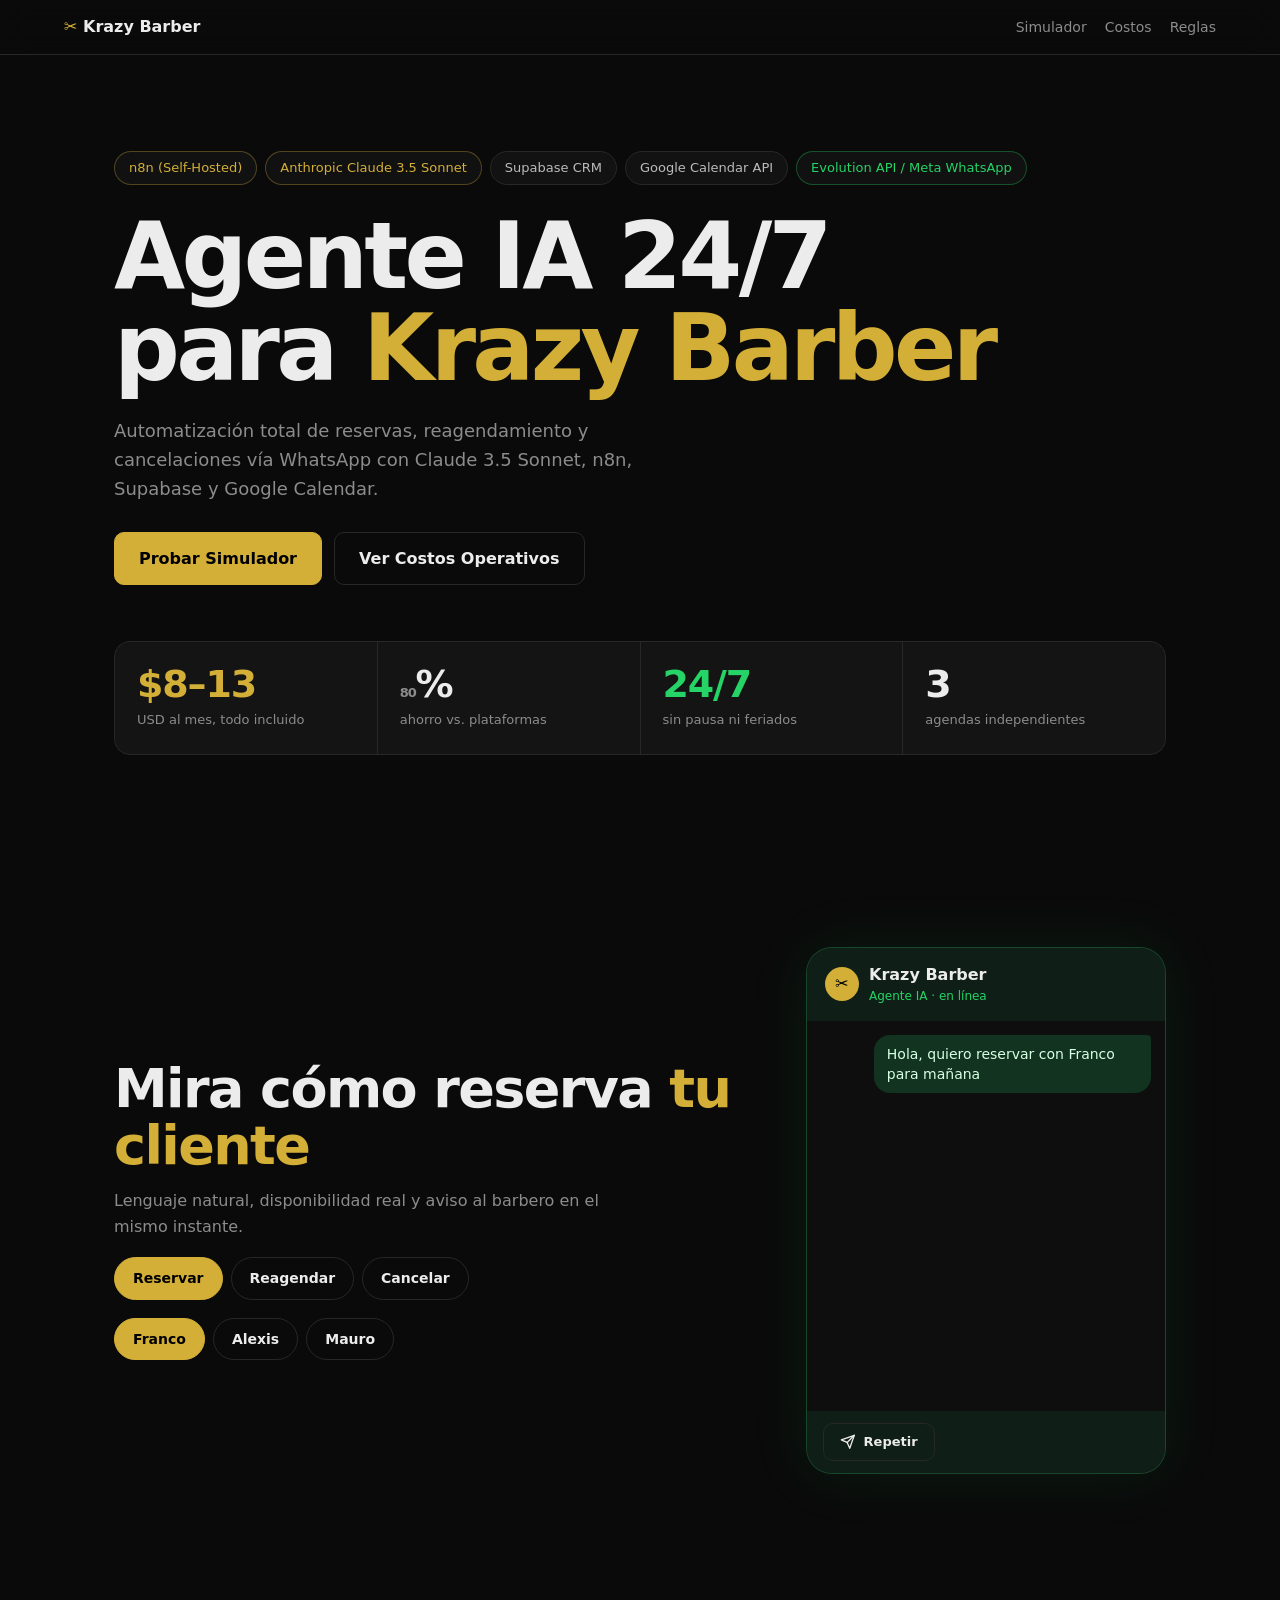
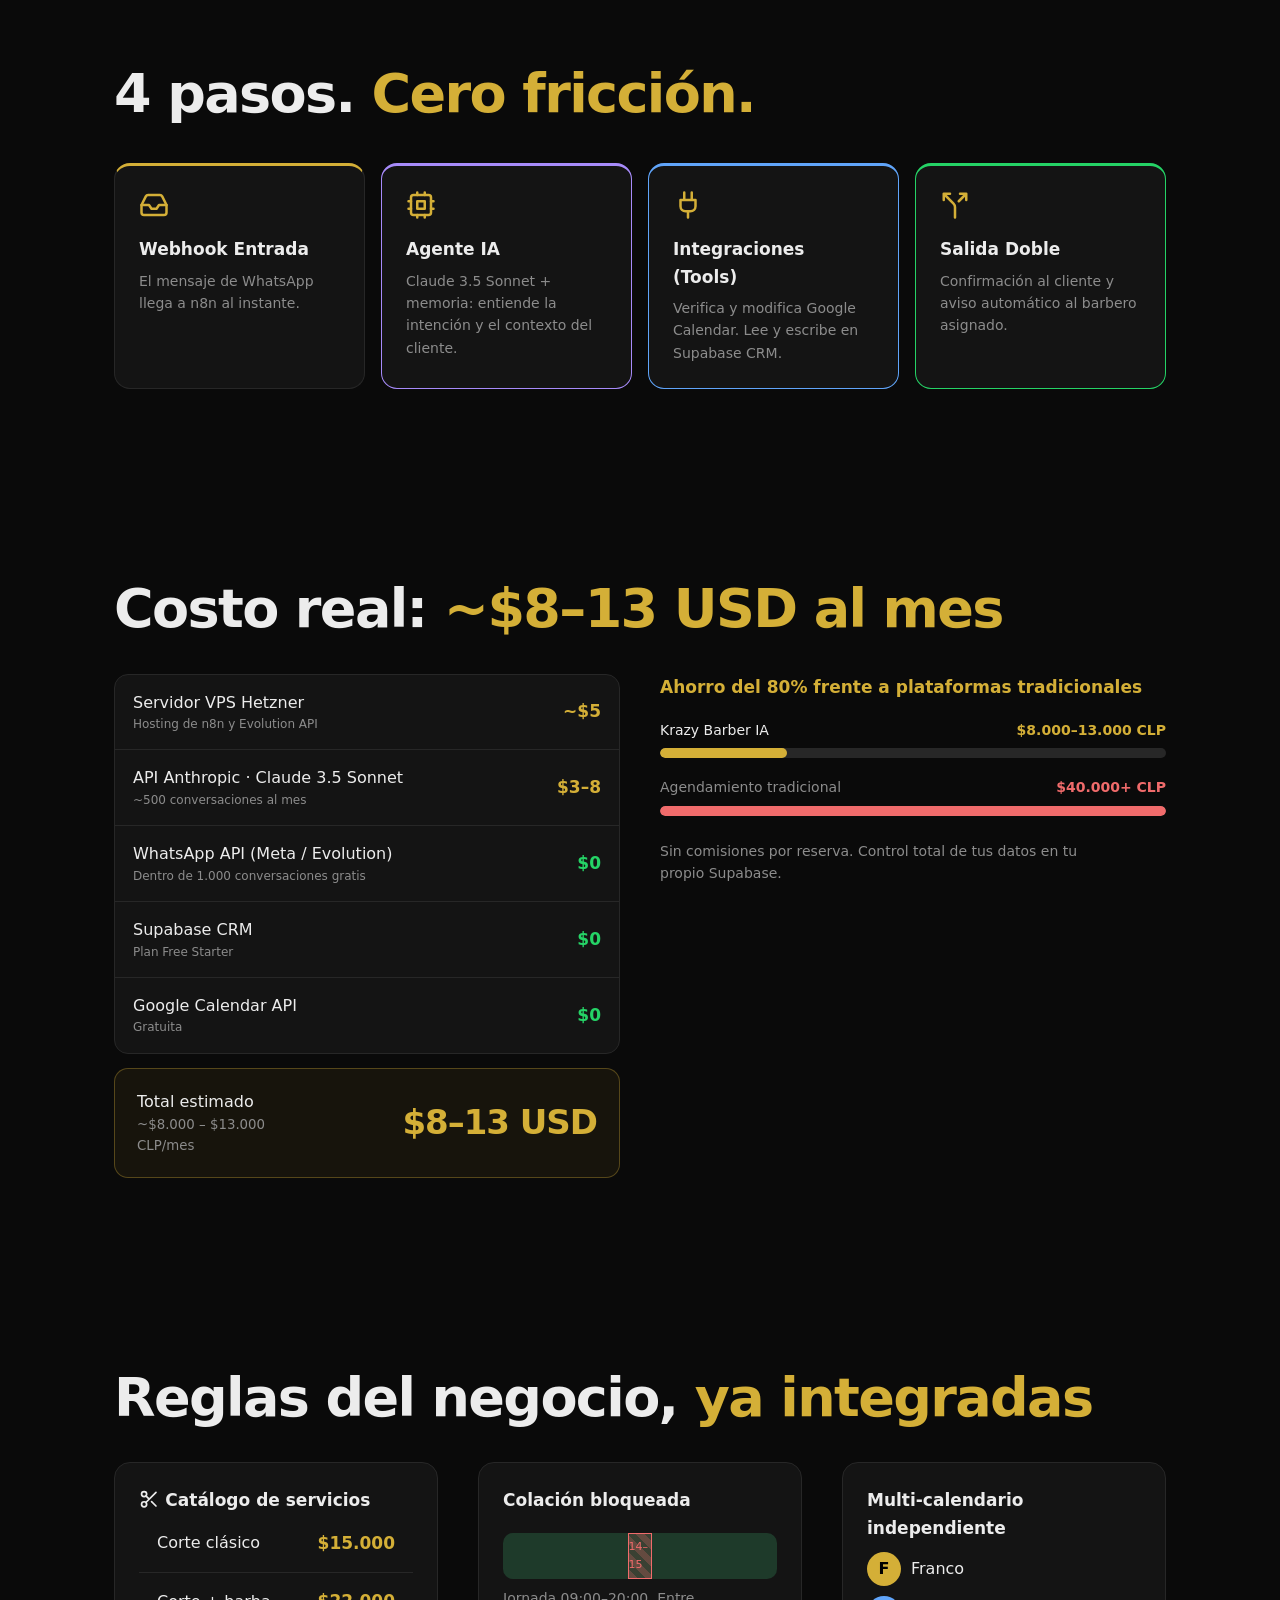
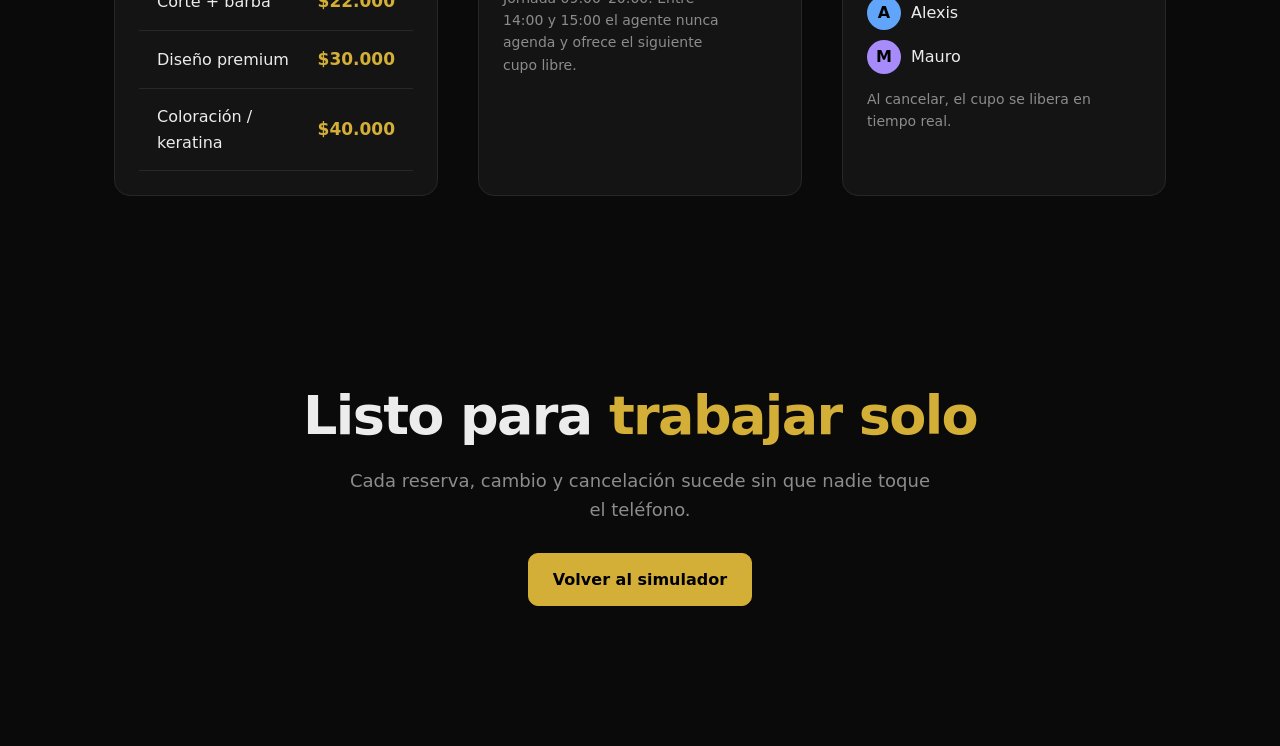
<file: index.html>
<!DOCTYPE html>
<html lang="es"><head><meta charset="UTF-8"><meta name="viewport" content="width=device-width,initial-scale=1">
<title>Krazy Barber · Agente IA 24/7</title><link rel="stylesheet" href="styles.css"></head><body>
<svg width="0" height="0" style="position:absolute"><defs>
<symbol id="i-in" viewBox="0 0 24 24"><polyline points="22 12 16 12 14 15 10 15 8 12 2 12"/><path d="M5.45 5.11 2 12v6a2 2 0 0 0 2 2h16a2 2 0 0 0 2-2v-6l-3.45-6.89A2 2 0 0 0 16.76 4H7.24a2 2 0 0 0-1.79 1.11z"/></symbol>
<symbol id="i-cpu" viewBox="0 0 24 24"><rect width="16" height="16" x="4" y="4" rx="2"/><rect width="6" height="6" x="9" y="9"/><path d="M9 2v2M15 2v2M9 20v2M15 20v2M2 9h2M2 15h2M20 9h2M20 15h2"/></symbol>
<symbol id="i-plug" viewBox="0 0 24 24"><path d="M12 22v-5M9 8V2M15 8V2M18 8v5a4 4 0 0 1-4 4h-4a4 4 0 0 1-4-4V8Z"/></symbol>
<symbol id="i-split" viewBox="0 0 24 24"><path d="M16 3h5v5M8 3H3v5M12 22v-8.3a4 4 0 0 0-1.17-2.87L3 3M15 9l6-6"/></symbol>
<symbol id="i-send" viewBox="0 0 24 24"><path d="m22 2-7 20-4-9-9-4Z"/><path d="M22 2 11 13"/></symbol>
<symbol id="i-cut" viewBox="0 0 24 24"><circle cx="6" cy="6" r="3"/><circle cx="6" cy="18" r="3"/><path d="M8.1 8.1 12 12M20 4 8.1 15.9M14.8 14.8 20 20"/></symbol>
</defs></svg>
<div id="bar"></div>
<nav><b><span>✂</span> Krazy Barber</b><div><a href="#sim">Simulador</a><a href="#costos">Costos</a><a href="#reglas">Reglas</a></div></nav>

<section class="hero">
 <div class="tags rv"><span class="tag g">n8n (Self-Hosted)</span><span class="tag g">Anthropic Claude 3.5 Sonnet</span><span class="tag">Supabase CRM</span><span class="tag">Google Calendar API</span><span class="tag w">Evolution API / Meta WhatsApp</span></div>
 <h1 class="rv" style="--d:.1s">Agente IA 24/7 para <span class="g">Krazy Barber</span></h1>
 <p class="lead rv" style="--d:.2s">Automatización total de reservas, reagendamiento y cancelaciones vía WhatsApp con Claude 3.5 Sonnet, n8n, Supabase y Google Calendar.</p>
 <div class="cta rv" style="--d:.3s"><a class="btn gold" href="#sim">Probar Simulador</a><a class="btn" href="#costos">Ver Costos Operativos</a></div>
 <div class="stats rv" style="--d:.4s"><div><b class="g">$8–13</b><span>USD al mes, todo incluido</span></div><div><b><span data-n="80">80</span>%</b><span>ahorro vs. plataformas</span></div><div><b class="w">24/7</b><span>sin pausa ni feriados</span></div><div><b data-n="3">3</b><span>agendas independientes</span></div></div>
</section>

<section id="sim" class="sim">
 <div><h2>Mira cómo reserva <span class="g">tu cliente</span></h2><p class="m">Lenguaje natural, disponibilidad real y aviso al barbero en el mismo instante.</p>
  <div class="tabs"><button class="tab on" data-flow="book">Reservar</button><button class="tab" data-flow="re">Reagendar</button><button class="tab" data-flow="ca">Cancelar</button></div>
  <div class="tabs"><button class="tab on" data-barber="Franco">Franco</button><button class="tab" data-barber="Alexis">Alexis</button><button class="tab" data-barber="Mauro">Mauro</button></div></div>
 <div class="ph"><header><span class="av">✂</span><div>Krazy Barber<small>Agente IA · en línea</small></div></header>
  <div id="notif"><small>WhatsApp personal del barbero</small><span></span></div>
  <div id="chat"></div><footer><button class="btn" id="replay" style="padding:8px 16px"><svg class="i"><use href="#i-send"/></svg> Repetir</button></footer></div>
</section>

<section><h2 class="rv">4 pasos. <span class="g">Cero fricción.</span></h2>
 <div class="steps">
  <div class="card step rv"><svg class="i"><use href="#i-in"/></svg><h3>Webhook Entrada</h3><p>El mensaje de WhatsApp llega a n8n al instante.</p></div>
  <div class="card step rv" style="--d:.1s"><svg class="i"><use href="#i-cpu"/></svg><h3>Agente IA</h3><p>Claude 3.5 Sonnet + memoria: entiende la intención y el contexto del cliente.</p></div>
  <div class="card step rv" style="--d:.2s"><svg class="i"><use href="#i-plug"/></svg><h3>Integraciones (Tools)</h3><p>Verifica y modifica Google Calendar. Lee y escribe en Supabase CRM.</p></div>
  <div class="card step rv" style="--d:.3s"><svg class="i"><use href="#i-split"/></svg><h3>Salida Doble</h3><p>Confirmación al cliente y aviso automático al barbero asignado.</p></div>
 </div></section>

<section id="costos"><h2 class="rv">Costo real: <span class="g">~$8–13 USD al mes</span></h2>
 <div class="two">
  <div class="rv"><div class="list">
   <div class="row"><div>Servidor VPS Hetzner<small>Hosting de n8n y Evolution API</small></div><b class="g">~$5</b></div>
   <div class="row"><div>API Anthropic · Claude 3.5 Sonnet<small>~500 conversaciones al mes</small></div><b class="g">$3–8</b></div>
   <div class="row"><div>WhatsApp API (Meta / Evolution)<small>Dentro de 1.000 conversaciones gratis</small></div><b class="w">$0</b></div>
   <div class="row"><div>Supabase CRM<small>Plan Free Starter</small></div><b class="w">$0</b></div>
   <div class="row"><div>Google Calendar API<small>Gratuita</small></div><b class="w">$0</b></div></div>
   <div class="total"><div>Total estimado<small class="m" style="display:block">~$8.000 – $13.000 CLP/mes</small></div><b>$8–13 USD</b></div></div>
  <div class="rv bars" style="--d:.15s"><h3 class="g">Ahorro del 80% frente a plataformas tradicionales</h3>
   <p><span>Krazy Barber IA</span><b class="g">$8.000–13.000 CLP</b></p><div class="bar"><i style="--w:25%;background:var(--g)"></i></div>
   <p><span class="m">Agendamiento tradicional</span><b style="color:var(--r)">$40.000+ CLP</b></p><div class="bar"><i style="--w:100%;background:var(--r)"></i></div>
   <p class="m" style="display:block;margin-top:24px">Sin comisiones por reserva. Control total de tus datos en tu propio Supabase.</p></div>
 </div></section>

<section id="reglas"><h2 class="rv">Reglas del negocio, <span class="g">ya integradas</span></h2>
 <div class="two" style="grid-template-columns:repeat(auto-fit,minmax(280px,1fr))">
  <div class="card rv"><h3><svg class="i"><use href="#i-cut"/></svg> Catálogo de servicios</h3>
   <div class="row"><span>Corte clásico</span><b class="g">$15.000</b></div><div class="row"><span>Corte + barba</span><b class="g">$22.000</b></div><div class="row"><span>Diseño premium</span><b class="g">$30.000</b></div><div class="row"><span>Coloración / keratina</span><b class="g">$40.000</b></div></div>
  <div class="card rv" style="--d:.1s"><h3>Colación bloqueada</h3><div class="day"><i>14–15</i></div><p class="m" style="font-size:14px">Jornada 09:00–20:00. Entre 14:00 y 15:00 el agente nunca agenda y ofrece el siguiente cupo libre.</p></div>
  <div class="card rv" style="--d:.2s"><h3>Multi-calendario independiente</h3>
   <div class="cal"><span class="av">F</span>Franco</div><div class="cal"><span class="av" style="background:#60a5fa">A</span>Alexis</div><div class="cal"><span class="av" style="background:#a78bfa">M</span>Mauro</div>
   <p class="m" style="font-size:14px;margin-top:14px">Al cancelar, el cupo se libera en tiempo real.</p></div>
 </div></section>

<section class="fin"><h2 class="rv">Listo para <span class="g">trabajar solo</span></h2><p class="lead rv" style="margin-inline:auto">Cada reserva, cambio y cancelación sucede sin que nadie toque el teléfono.</p><div class="cta rv"><a class="btn gold" href="#sim">Volver al simulador</a></div></section>
<script src="app.js"></script></body></html>
</file>
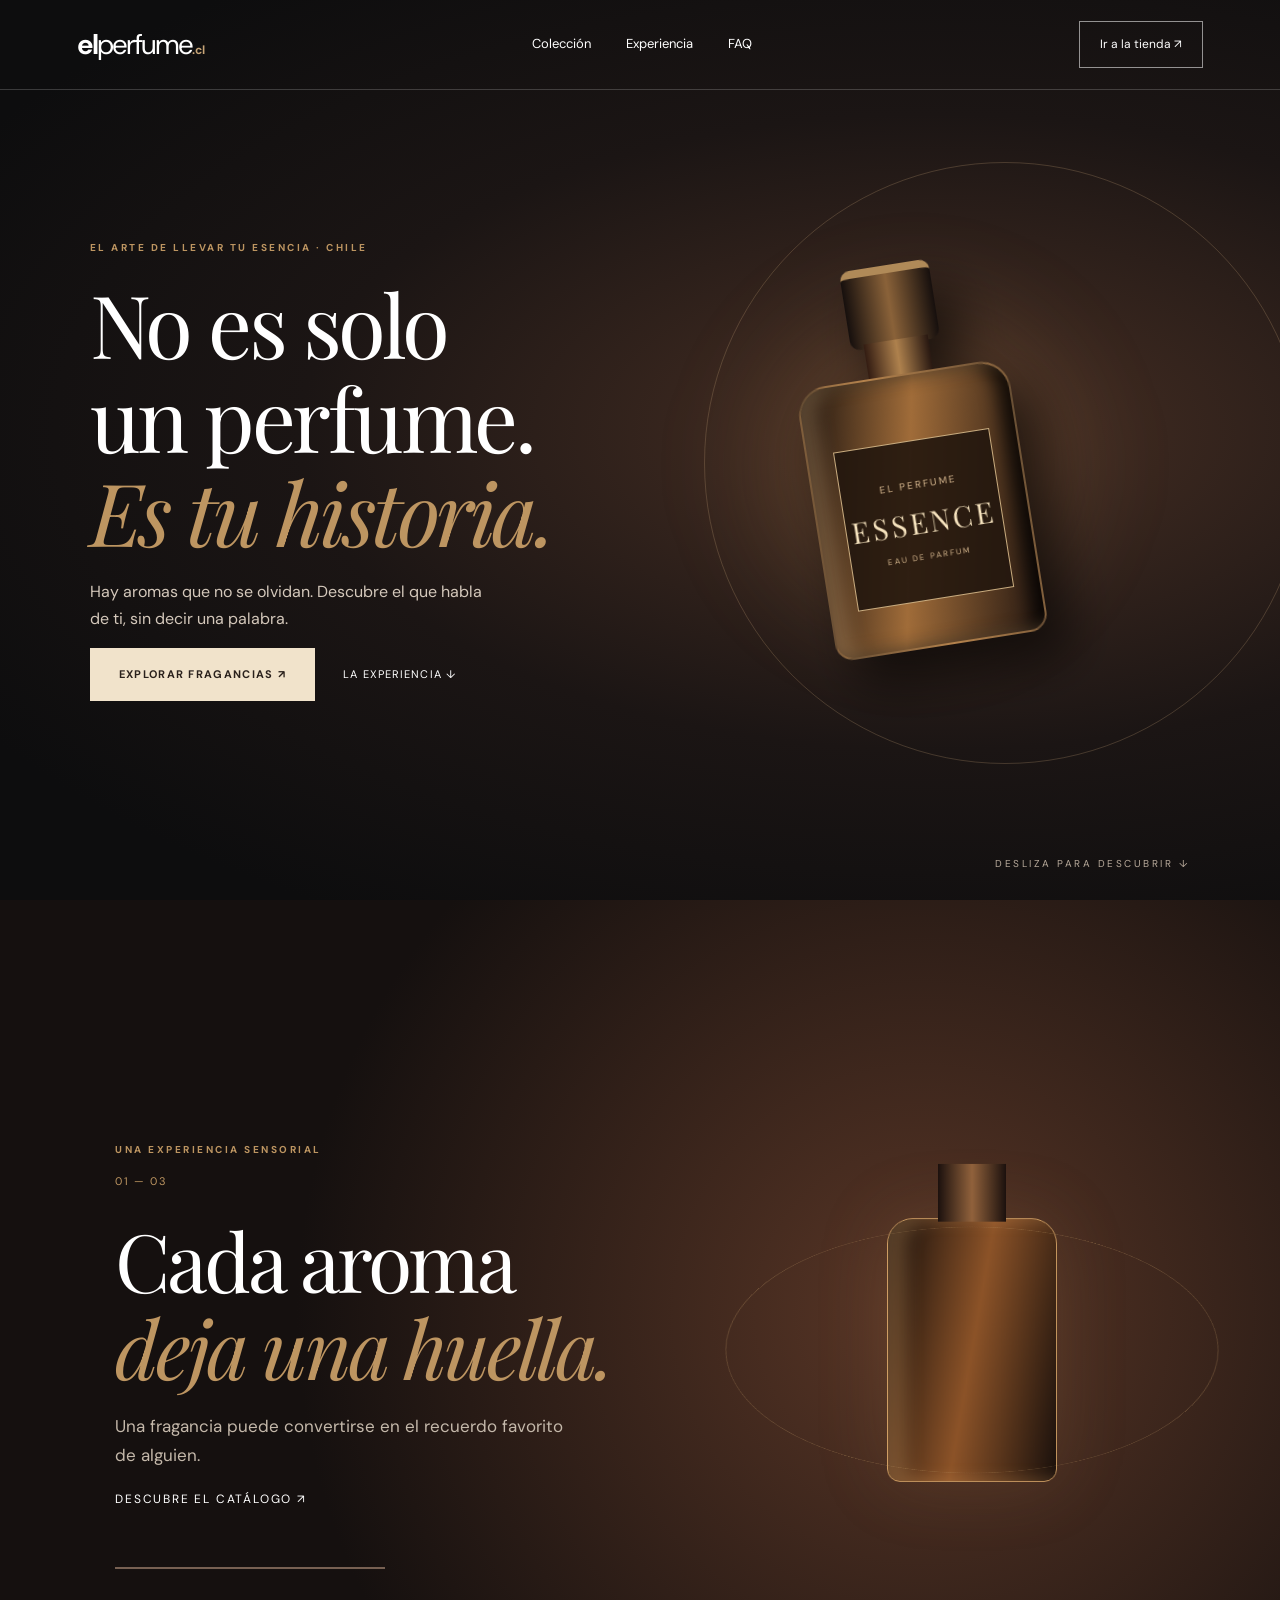
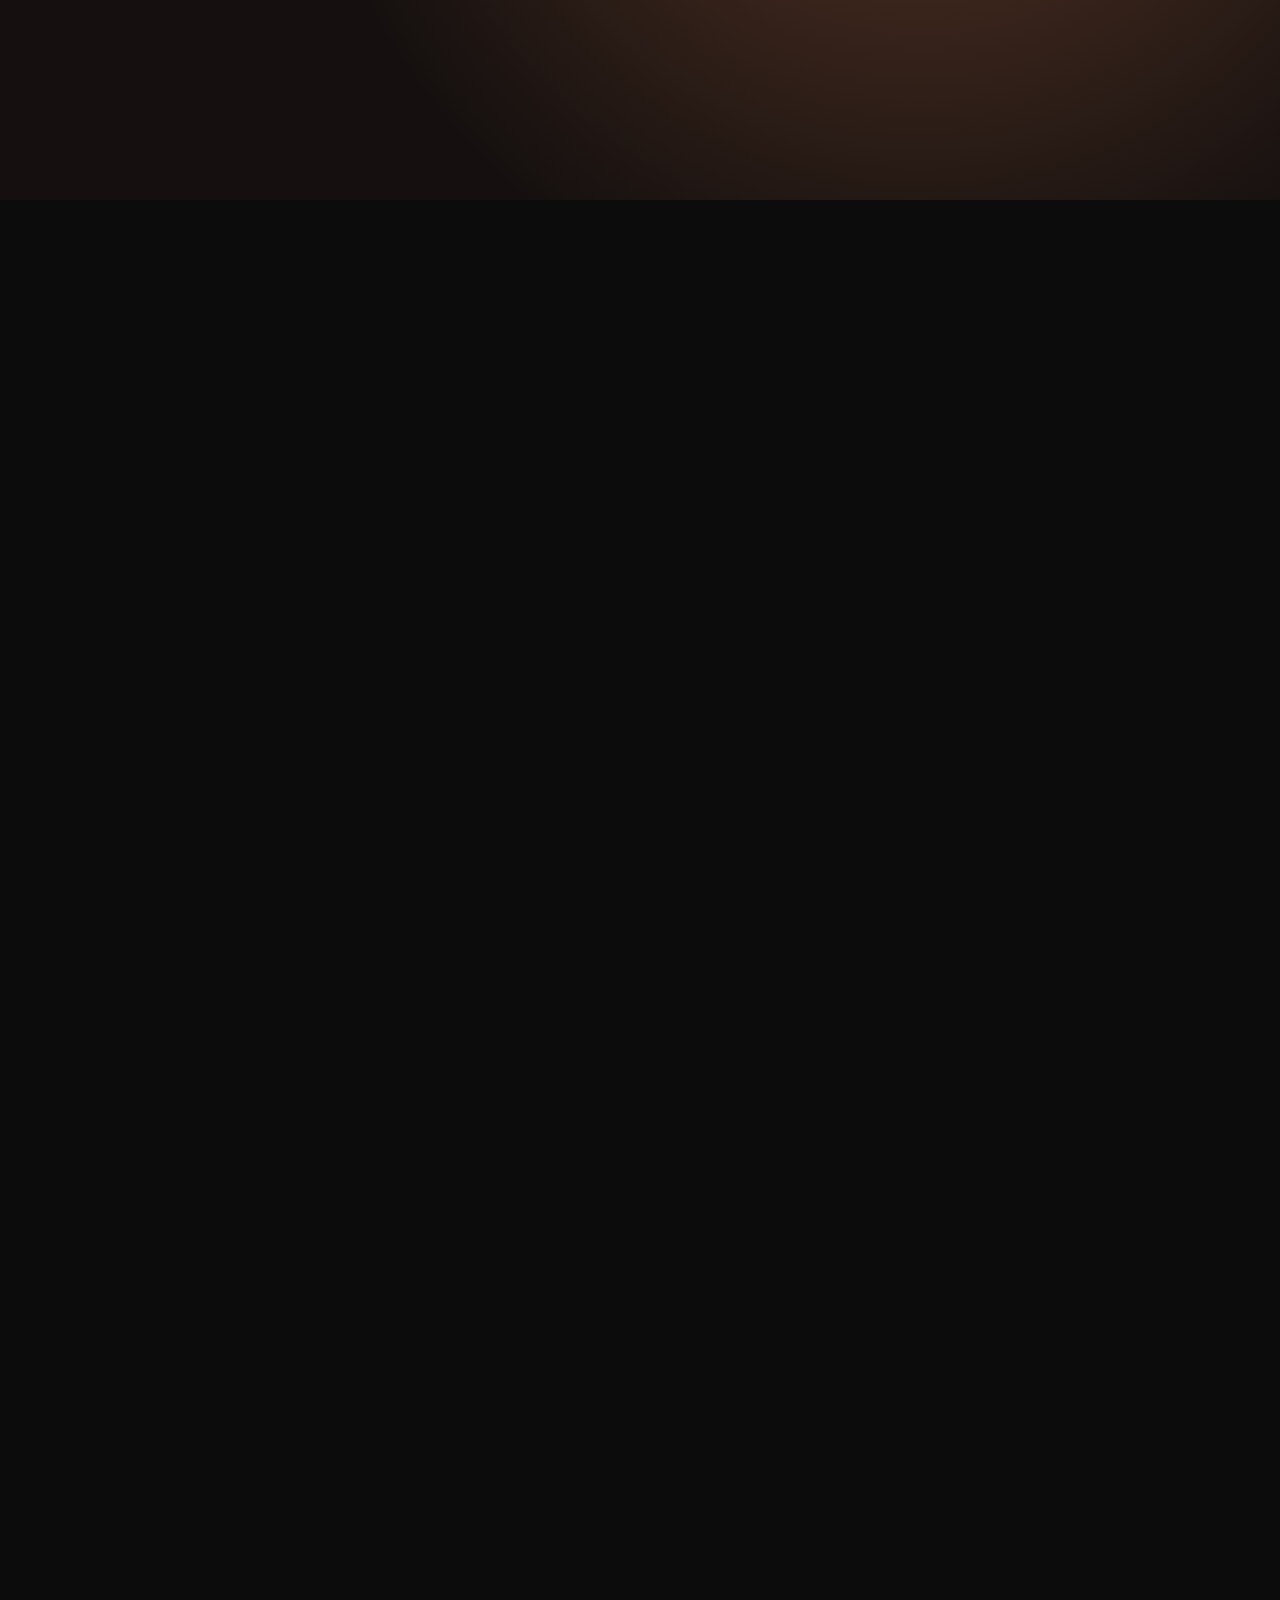
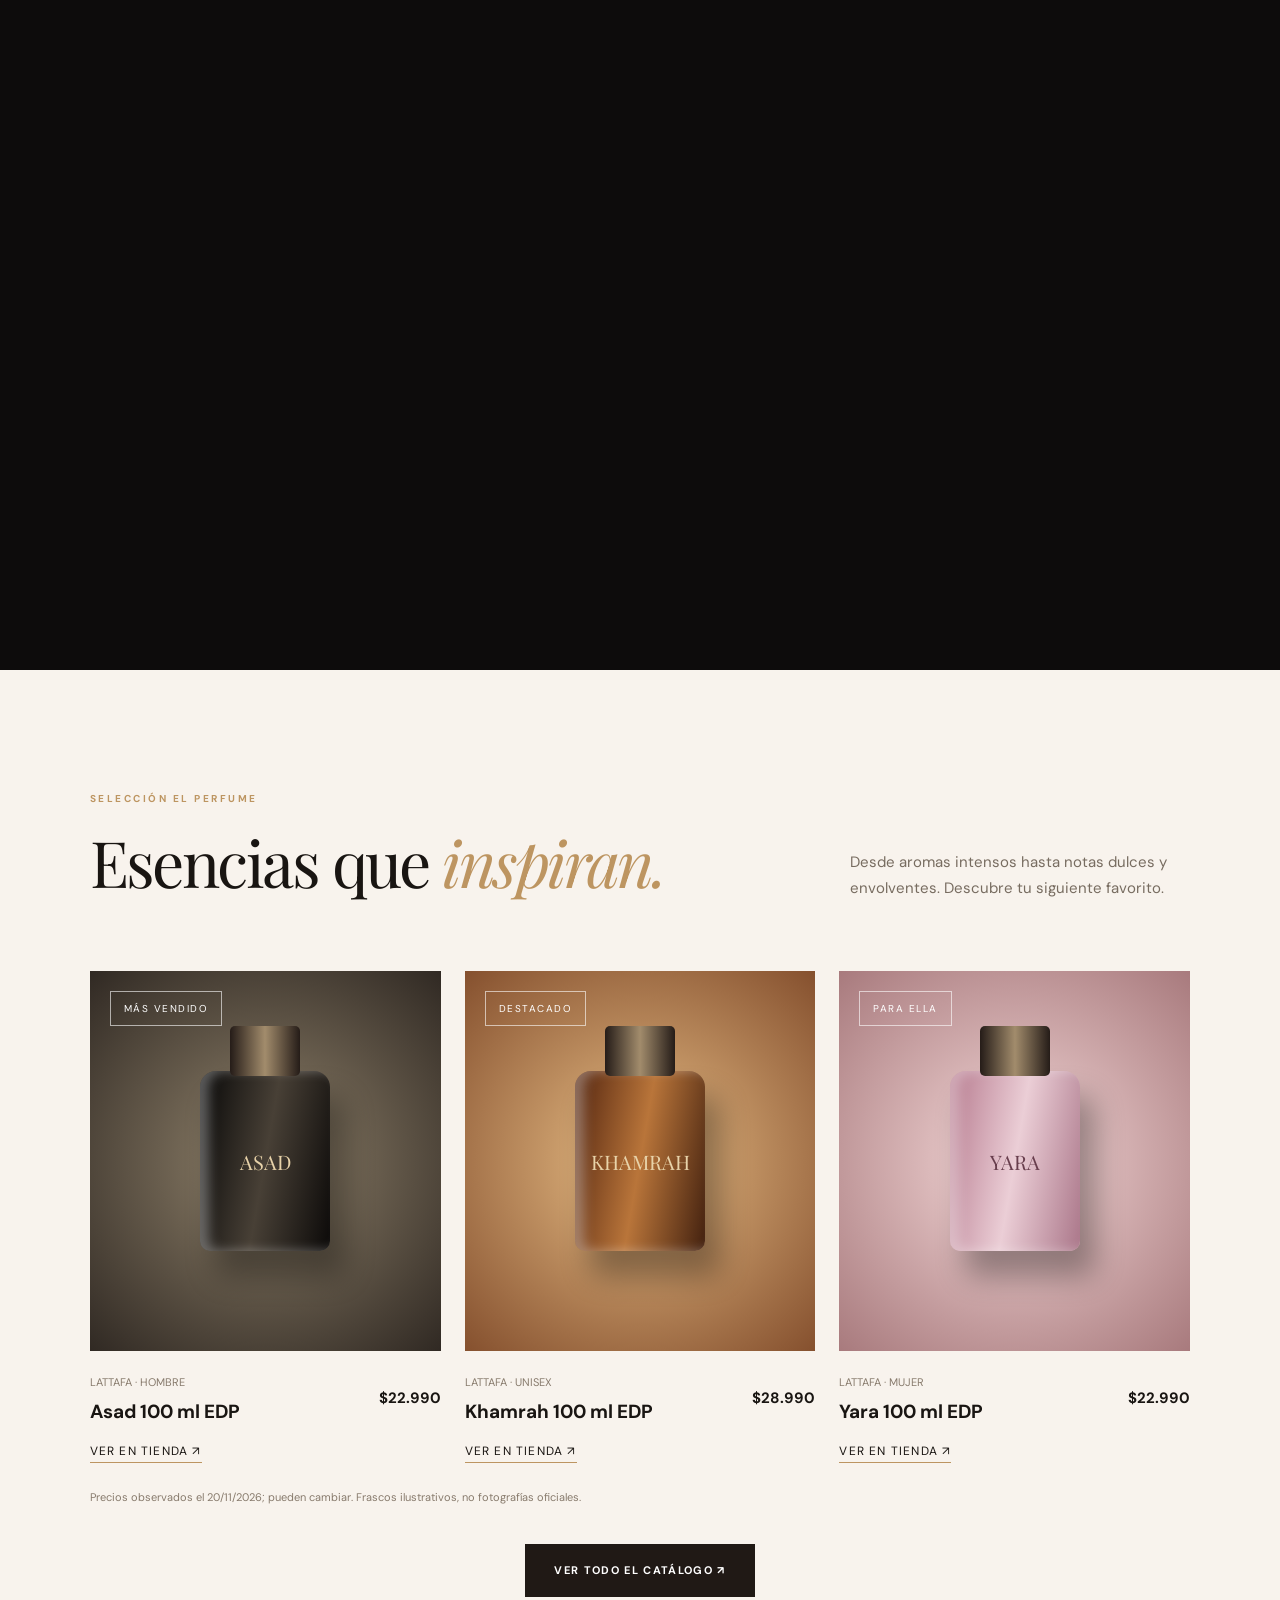
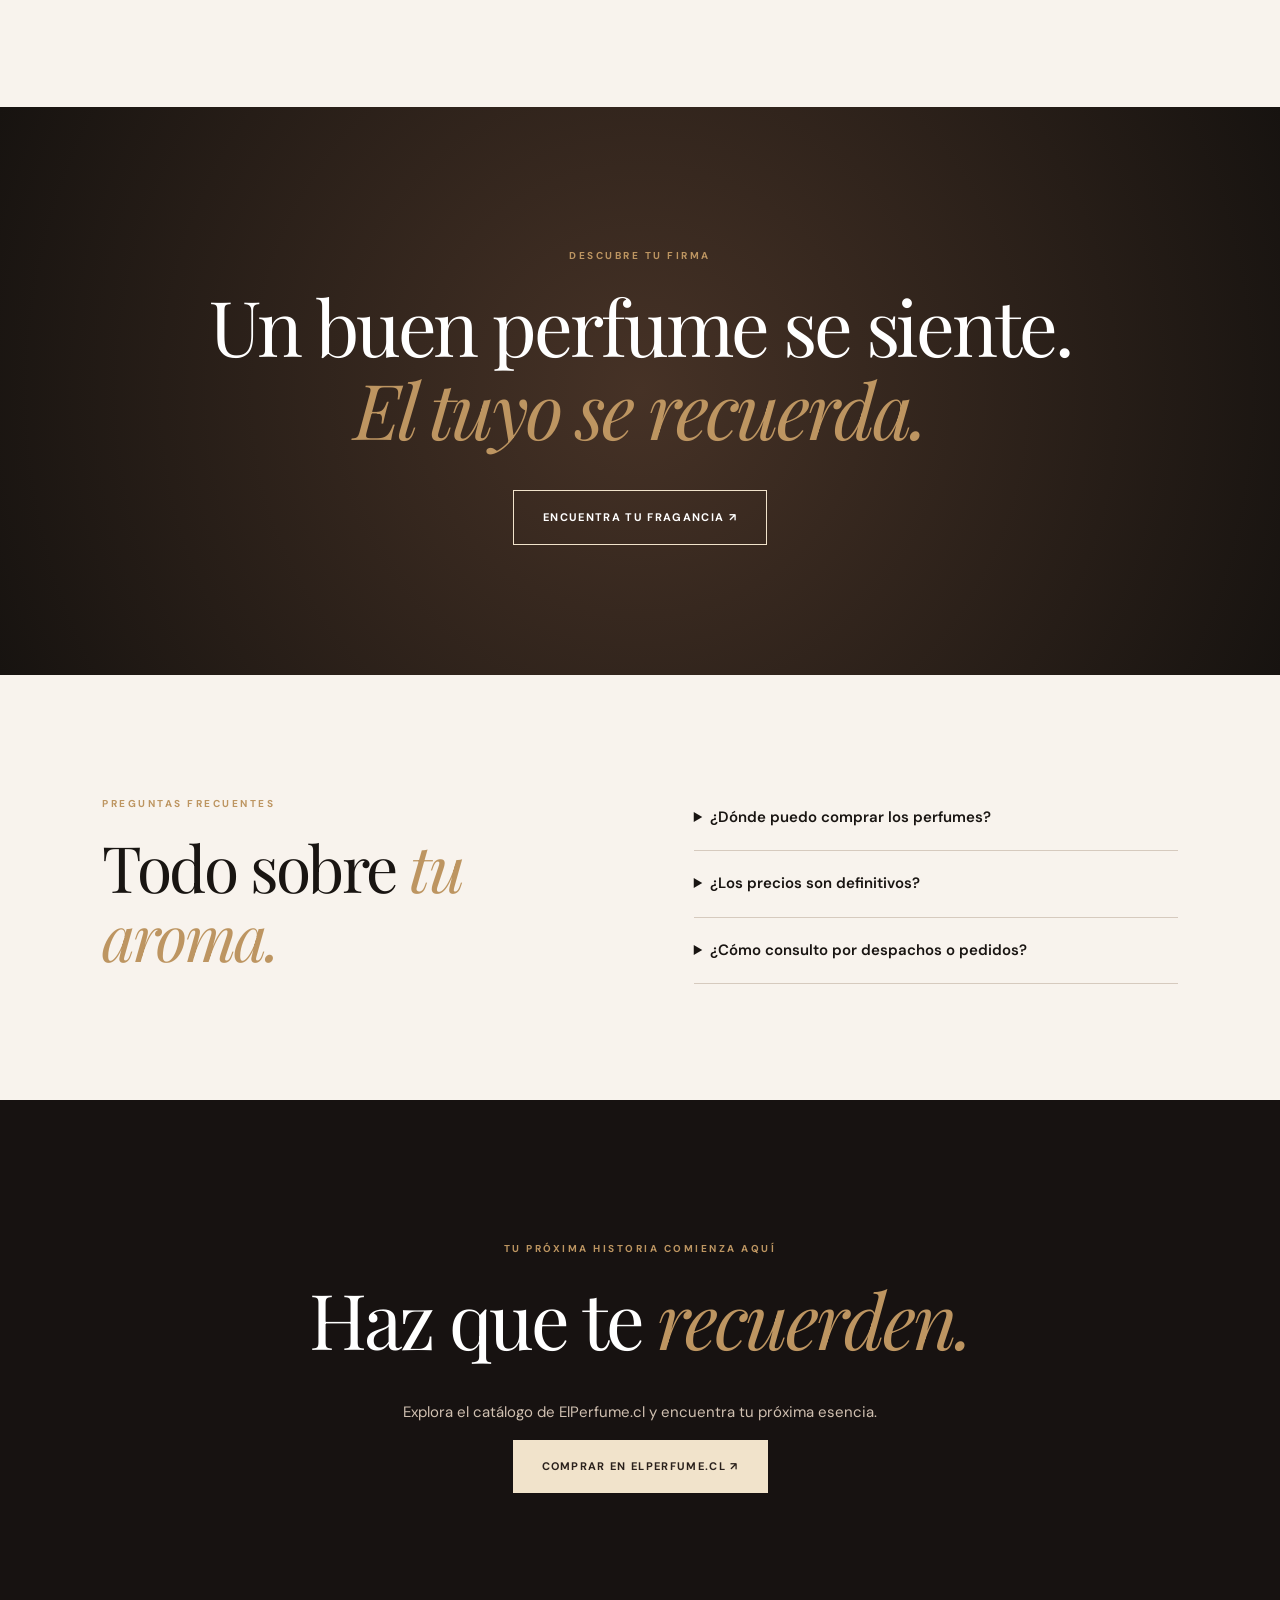
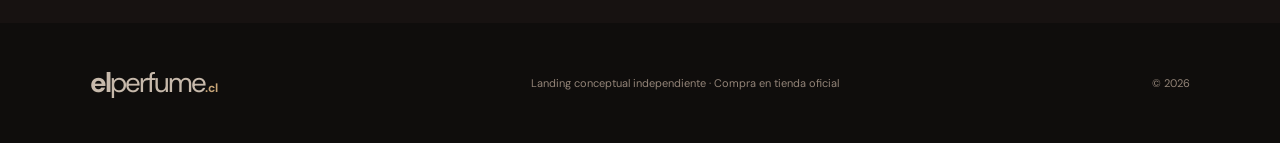
<file: elperfume-landing/index.html>
<!doctype html><html lang="es-CL"><head><meta charset="utf-8"><meta name="viewport" content="width=device-width,initial-scale=1"><title>ElPerfume.cl — Tu esencia, tu historia</title><meta name="description" content="Descubre perfumes para cada historia en ElPerfume.cl. Explora aromas inolvidables y compra en la tienda oficial."><link rel="preconnect" href="https://fonts.googleapis.com"><link href="https://fonts.googleapis.com/css2?family=DM+Sans:wght@400;500;600;700&family=Playfair+Display:wght@400;500&display=swap" rel="stylesheet"><link rel="stylesheet" href="styles.css"><script src="app.js" defer></script></head><body><header><a class="logo" href="#inicio">el<span>perfume</span><small>.cl</small></a><nav><a href="#coleccion">Colección</a><a href="#experiencia">Experiencia</a><a href="#faq">FAQ</a></nav><a class="navcta" href="https://elperfume.cl/">Ir a la tienda ↗</a></header><main><section class="hero" id="inicio"><div class="copy"><p class="eyebrow">EL ARTE DE LLEVAR TU ESENCIA · CHILE</p><h1>No es solo<br>un perfume.<br><em>Es tu historia.</em></h1><p>Hay aromas que no se olvidan. Descubre el que habla de ti, sin decir una palabra.</p><a class="btn light" href="#coleccion">Explorar fragancias ↗</a><a class="more" href="#experiencia">La experiencia ↓</a></div><div class="stage"><div class="halo"></div><div class="bottle" id="bottle"><div class="cap"></div><div class="neck"></div><div class="glass"><div class="label">EL PERFUME <b>ESSENCE</b><small>EAU DE PARFUM</small></div></div></div></div><span class="scroll">DESLIZA PARA DESCUBRIR ↓</span></section><section class="story" id="experiencia"><div class="sticky"><div class="storycopy"><p class="eyebrow">UNA EXPERIENCIA SENSORIAL</p><span id="number">01 — 03</span><h2 id="story-title">Cada aroma<br><em>deja una huella.</em></h2><p id="story-text">Una fragancia puede convertirse en el recuerdo favorito de alguien.</p><a href="https://elperfume.cl/">Descubre el catálogo ↗</a><div class="track"><div id="progress"></div></div></div><div class="art" id="art"><div class="ring"></div><div class="abstract-bottle"></div></div></div></section><section class="collection" id="coleccion"><div class="sectionhead"><div><p class="eyebrow">SELECCIÓN EL PERFUME</p><h2>Esencias que <em>inspiran.</em></h2></div><p>Desde aromas intensos hasta notas dulces y envolventes. Descubre tu siguiente favorito.</p></div><div class="grid"><article><div class="visual v1"><span>MÁS VENDIDO</span><div class="mini black">ASAD</div></div><div class="product"><div><small>LATTAFA · HOMBRE</small><h3>Asad 100 ml EDP</h3></div><strong>$22.990</strong></div><a href="https://elperfume.cl/?s=Lattafa+Asad&post_type=product">Ver en tienda ↗</a></article><article><div class="visual v2"><span>DESTACADO</span><div class="mini amber">KHAMRAH</div></div><div class="product"><div><small>LATTAFA · UNISEX</small><h3>Khamrah 100 ml EDP</h3></div><strong>$28.990</strong></div><a href="https://elperfume.cl/?s=Lattafa+Khamrah&post_type=product">Ver en tienda ↗</a></article><article><div class="visual v3"><span>PARA ELLA</span><div class="mini rose">YARA</div></div><div class="product"><div><small>LATTAFA · MUJER</small><h3>Yara 100 ml EDP</h3></div><strong>$22.990</strong></div><a href="https://elperfume.cl/?s=Lattafa+Yara&post_type=product">Ver en tienda ↗</a></article></div><p class="note">Precios observados el 20/11/2026; pueden cambiar. Frascos ilustrativos, no fotografías oficiales.</p><a class="btn dark" href="https://elperfume.cl/">Ver todo el catálogo ↗</a></section><section class="quote"><p class="eyebrow">DESCUBRE TU FIRMA</p><h2>Un buen perfume se siente.<br><em>El tuyo se recuerda.</em></h2><a class="btn outline" href="https://elperfume.cl/">Encuentra tu fragancia ↗</a></section><section class="faq" id="faq"><div><p class="eyebrow">PREGUNTAS FRECUENTES</p><h2>Todo sobre <em>tu aroma.</em></h2></div><div><details><summary>¿Dónde puedo comprar los perfumes?</summary><p>En la tienda oficial <a href="https://elperfume.cl/">elperfume.cl</a>.</p></details><details><summary>¿Los precios son definitivos?</summary><p>Son referenciales. Confirma precio y stock en la tienda oficial.</p></details><details><summary>¿Cómo consulto por despachos o pedidos?</summary><p>Contacta directamente al comercio desde su sitio web oficial.</p></details></div></section><section class="end"><p class="eyebrow">TU PRÓXIMA HISTORIA COMIENZA AQUÍ</p><h2>Haz que te <em>recuerden.</em></h2><p>Explora el catálogo de ElPerfume.cl y encuentra tu próxima esencia.</p><a class="btn light" href="https://elperfume.cl/">Comprar en ElPerfume.cl ↗</a></section></main><footer><a class="logo" href="#inicio">el<span>perfume</span><small>.cl</small></a><p>Landing conceptual independiente · Compra en tienda oficial</p><small>© <span id="year"></span></small></footer></body></html>
</file>
<file: styles.css>
:root{--g:#D4AF37;--w:#25D366;--bg:#0a0a0a;--c:#141414;--l:#272727;--t:#ececec;--m:#8c8c8c;--r:#f06b6b}
*{box-sizing:border-box;margin:0;padding:0}
html{scroll-behavior:smooth}
body{background:var(--bg);color:var(--t);font:16px/1.6 system-ui,-apple-system,"Segoe UI",Roboto,sans-serif;overflow-x:hidden}
a{color:inherit;text-decoration:none}
svg.i{width:1.2em;height:1.2em;stroke:currentColor;fill:none;stroke-width:2;stroke-linecap:round;stroke-linejoin:round;vertical-align:-.2em}
#bar{position:fixed;top:0;left:0;height:3px;width:0;background:linear-gradient(90deg,var(--g),var(--w));z-index:9}
nav{position:sticky;top:0;z-index:8;display:flex;justify-content:space-between;align-items:center;padding:14px 5vw;background:#0a0a0acc;backdrop-filter:blur(12px);border-bottom:1px solid var(--l)}
nav b span{color:var(--g)}nav div{display:flex;gap:18px;align-items:center;font-size:14px;color:var(--m)}
.btn{display:inline-flex;gap:8px;align-items:center;padding:13px 24px;border-radius:10px;border:1px solid var(--l);background:none;color:var(--t);cursor:pointer;font:inherit;font-weight:700}
.btn.gold,.tab.on{background:var(--g);color:#000;border-color:var(--g)}
.btn:hover{border-color:var(--g)}button:focus-visible,a:focus-visible{outline:2px solid var(--w);outline-offset:3px}
section{padding:96px 5vw;max-width:1180px;margin:auto}
h1{font-size:clamp(40px,7.5vw,92px);line-height:1;letter-spacing:-.04em;font-weight:900;max-width:900px}
h2{font-size:clamp(30px,4.5vw,54px);line-height:1.05;letter-spacing:-.03em;font-weight:800;margin-bottom:14px}
h3{font-size:17px}
.g{color:var(--g)}.w{color:var(--w)}.m{color:var(--m)}
.lead{color:var(--m);max-width:600px;font-size:18px;margin:22px 0 28px}
.tags{display:flex;flex-wrap:wrap;gap:8px;margin-bottom:26px}
.tag{border:1px solid var(--l);border-radius:99px;padding:6px 14px;font-size:13px;color:#bbb;background:#ffffff08}
.tag.g{border-color:#d4af3755;color:var(--g)}.tag.w{border-color:#25d36655;color:var(--w)}
.hero{min-height:88vh;display:flex;flex-direction:column;justify-content:center}
.cta{display:flex;gap:12px;flex-wrap:wrap}
.stats{display:grid;grid-template-columns:repeat(auto-fit,minmax(150px,1fr));gap:1px;background:var(--l);border:1px solid var(--l);border-radius:16px;overflow:hidden;margin-top:56px}
.stats div{background:var(--c);padding:22px}.stats b{display:block;font-size:38px;line-height:1.1;letter-spacing:-.03em}.stats span{color:var(--m);font-size:13px}
.sim{display:grid;grid-template-columns:1fr 360px;gap:48px;align-items:center}
.tabs{display:flex;gap:8px;flex-wrap:wrap;margin:18px 0 0}
.tab{padding:9px 18px;border-radius:99px;border:1px solid var(--l);background:none;color:var(--t);cursor:pointer;font:inherit;font-size:14px;font-weight:600}
.ph{position:relative;background:var(--c);border:1px solid #25d36644;border-radius:26px;overflow:hidden;box-shadow:0 0 60px #25d36618}
.ph header{display:flex;gap:10px;align-items:center;padding:14px 18px;background:#0f1f17;font-weight:700}
.ph header small{display:block;color:var(--w);font-weight:400;font-size:12px}
#chat{height:390px;overflow-y:auto;padding:14px;display:flex;flex-direction:column;gap:9px;background:#0e0e0e}
.m{max-width:84%}
.msg{padding:9px 13px;border-radius:4px 16px 16px 16px;background:#1c1c1c;font-size:14px;line-height:1.45;animation:pop .3s}
.msg.u{align-self:flex-end;background:#12331f;color:#d6ffe3;border-radius:16px 4px 16px 16px}
.dots i{display:inline-block;width:6px;height:6px;margin:0 2px;border-radius:50%;background:var(--m);animation:bl 1s infinite}
.dots i:nth-child(2){animation-delay:.15s}.dots i:nth-child(3){animation-delay:.3s}
#notif{position:absolute;left:12px;right:12px;top:-90px;padding:11px 14px;background:#0f1f17;border:1px solid var(--w);border-radius:14px;font-size:13px;transition:top .5s cubic-bezier(.2,1.2,.3,1);z-index:2}
#notif.on{top:62px}#notif small{color:var(--w);display:block;font-weight:700}
.ph footer{padding:12px 16px;background:#0f1f17;color:var(--m);font-size:13px}
@keyframes pop{from{opacity:0;transform:translateY(8px)}}@keyframes bl{50%{opacity:.25;transform:translateY(-3px)}}
.steps{display:grid;grid-template-columns:repeat(auto-fit,minmax(230px,1fr));gap:16px;margin-top:40px;position:relative}
.card{background:var(--c);border:1px solid var(--l);border-radius:16px;padding:24px}
.step{border-top:3px solid var(--g)}.step:nth-child(2){border-color:#a78bfa}.step:nth-child(3){border-color:#60a5fa}.step:nth-child(4){border-color:var(--w)}
.step svg{width:30px;height:30px;margin-bottom:12px;color:var(--g)}.step p{color:var(--m);font-size:14px;margin-top:6px}
.two{display:grid;grid-template-columns:1fr 1fr;gap:40px;margin-top:36px}
.row{display:flex;justify-content:space-between;align-items:center;padding:15px 18px;border-bottom:1px solid var(--l)}
.list{border:1px solid var(--l);border-radius:14px;background:var(--c)}.list .row:last-child{border:0}
.row small{display:block;color:var(--m);font-size:12px}.row b{font-size:17px}
.total{margin-top:14px;padding:20px 22px;border:1px solid #d4af3755;border-radius:14px;background:#d4af3710;display:flex;justify-content:space-between;align-items:center}
.total b{font-size:34px;color:var(--g);letter-spacing:-.03em}
.bars p{display:flex;justify-content:space-between;font-size:14px;margin:18px 0 7px}
.bar{height:10px;border-radius:6px;background:var(--l);overflow:hidden}
.bar i{display:block;height:100%;width:0;border-radius:6px;transition:width 1.4s cubic-bezier(.2,.8,.2,1)}
.in .bar i{width:var(--w)}
.day{position:relative;height:46px;border-radius:10px;background:#1e3a2a;margin:18px 0 8px;overflow:hidden}
.day i{position:absolute;top:0;bottom:0;left:45.45%;width:9.09%;background:repeating-linear-gradient(45deg,#f06b6b55 0 6px,#f06b6b22 6px 12px);border:1px solid var(--r);display:grid;place-items:center;font-style:normal;font-size:11px;color:var(--r)}
.cal{display:flex;gap:10px;align-items:center;margin-top:10px}
.av{width:34px;height:34px;border-radius:50%;display:grid;place-items:center;font-weight:800;color:#000;background:var(--g)}
.fin{text-align:center;padding-bottom:140px}.fin .cta{justify-content:center}
.js .rv{opacity:0;transform:translateY(30px);transition:opacity .7s,transform .7s;transition-delay:var(--d,0s)}
.js .rv.in{opacity:1;transform:none}
@media(max-width:820px){.sim,.two{grid-template-columns:1fr}section{padding:72px 5vw}}
@media(prefers-reduced-motion:reduce){.js .rv{opacity:1;transform:none;transition:none}*{animation:none!important}}
</file>
<file: elperfume-landing/styles.css>
:root{--gold:#bd9561;--paper:#f8f3ed;--ink:#191512}*{box-sizing:border-box}html{scroll-behavior:smooth}body{margin:0;font:15px/1.7 'DM Sans',sans-serif;color:var(--ink);background:var(--paper)}a{text-decoration:none;color:inherit}h1,h2{font:400 clamp(50px,6vw,94px)/1.08 'Playfair Display',serif;letter-spacing:-.04em;margin:20px 0}em{color:var(--gold)}header{position:absolute;inset:0 0 auto;height:90px;display:flex;align-items:center;justify-content:space-between;padding:0 6%;border-bottom:1px solid #ffffff30;z-index:10;color:#fff}.logo{font-size:28px;font-weight:700;letter-spacing:-2px}.logo span{font-weight:400}.logo small{font-size:12px;letter-spacing:0;color:#c6a477}nav{display:flex;gap:35px;font-size:13px}header .navcta{padding:12px 20px;border:1px solid #ffffff8a;font-size:12px}.eyebrow{font-size:10px;letter-spacing:.25em;font-weight:700;color:var(--gold)}.hero{height:100svh;min-height:760px;position:relative;overflow:hidden;background:radial-gradient(ellipse at 73% 48%,#493024 0,#1b1514 48%,#0d0d0e 85%);color:#fff;display:grid;grid-template-columns:1fr 1fr;align-items:center;padding:90px 7% 60px}.hero:before{content:'';position:absolute;width:600px;height:600px;border:1px solid #c6a47740;border-radius:50%;top:18%;left:55%}.copy{position:relative;z-index:3}.copy h1{font-size:clamp(58px,6.8vw,110px)}.copy>p:not(.eyebrow){max-width:410px;color:#d4c8bb;font-size:16px}.btn{display:inline-block;padding:17px 29px;text-transform:uppercase;font-weight:700;font-size:11px;letter-spacing:.12em;transition:transform .25s}.btn:hover{transform:translateY(-4px)}.light{background:#f1e3cb;color:#2a211c}.more{margin-left:28px;font-size:11px;text-transform:uppercase;letter-spacing:.1em}.stage{position:relative;height:590px;display:grid;place-items:center}.halo{position:absolute;width:460px;height:460px;border-radius:50%;background:radial-gradient(circle,#bb85484d,transparent 65%);filter:blur(35px)}.bottle{position:relative;width:230px;height:405px;transform:rotate(-9deg);filter:drop-shadow(20px 30px 25px #0009);will-change:transform}.cap{position:absolute;top:0;left:70px;width:90px;height:80px;border-top:8px solid #b08a58;border-radius:10px;background:linear-gradient(90deg,#160f0d,#8a6239,#160f0d)}.neck{position:absolute;top:75px;left:83px;width:65px;height:45px;background:linear-gradient(90deg,#331c12,#ae814d,#281811)}.glass{position:absolute;top:110px;left:8px;width:214px;height:275px;border-radius:30px 30px 18px 18px;border:2px solid #d1a26966;box-shadow:inset 15px 0 17px #e6ba844a,inset -12px 0 17px #000b;background:linear-gradient(100deg,#19110e,#a06c39 45%,#211510)}.label{position:absolute;inset:65px 26px 45px;border:1px solid #c9ac7f;background:#23170ee6;color:#d6b78e;display:flex;align-items:center;justify-content:center;flex-direction:column;font-size:10px;letter-spacing:.2em}.label b{font:29px 'Playfair Display',serif;color:#f6e3be;letter-spacing:.1em;margin:10px 0}.label small{font-size:8px}.scroll{position:absolute;bottom:28px;right:7%;font-size:10px;letter-spacing:.25em;color:#b8aa9b}.story{height:330vh;background:#0d0c0c}.sticky{position:sticky;top:0;height:100vh;overflow:hidden;background:radial-gradient(circle at 72% 46%,#593626,#15100f 60%);color:white;display:flex;align-items:center}.storycopy{position:relative;z-index:2;width:65%;padding-left:9%}.storycopy h2{font-size:clamp(51px,6.3vw,98px);margin:22px 0}.storycopy>p:not(.eyebrow){color:#c4b8aa;font-size:17px;max-width:470px}.storycopy>a{font-size:12px;text-transform:uppercase;letter-spacing:.15em}.storycopy>span{font-size:11px;letter-spacing:.15em;color:var(--gold)}.track{height:2px;width:270px;background:#776052;margin-top:55px}.track>div{width:0;height:100%;background:#ecc48c}.art{position:absolute;right:10%;width:360px;height:370px;display:grid;place-items:center;transform:scale(var(--scale,1)) rotate(var(--rotate,0deg));will-change:transform}.ring{position:absolute;width:580px;height:580px;border:1px solid #b9936055;border-radius:50%;transform:rotateX(60deg) rotate(30deg)}.abstract-bottle{width:200px;height:310px;border-radius:30px 30px 15px 15px;border:1px solid #d7a568;background:linear-gradient(100deg,#100b0a,#8c5328,#19100c);box-shadow:inset 22px 0 20px #e1a56650,0 0 85px #a2734733}.abstract-bottle:before{content:'';display:block;margin:-65px auto 0;width:80px;height:68px;background:linear-gradient(90deg,#1c110e,#91623c,#1c110e)}.collection{padding:110px 7%;text-align:center}.sectionhead{display:flex;align-items:end;justify-content:space-between;gap:50px;text-align:left;margin-bottom:55px}.sectionhead h2,.faq h2{font-size:clamp(48px,5vw,76px)}.sectionhead>p{max-width:340px;color:#776c60}.grid{display:grid;grid-template-columns:repeat(3,1fr);gap:24px;text-align:left}.visual{height:380px;position:relative;display:grid;place-items:center}.v1{background:radial-gradient(circle,#91836c,#302923)}.v2{background:radial-gradient(circle,#e8be86,#85502e)}.v3{background:radial-gradient(circle,#f4d8d8,#a87a7d)}.visual>span{position:absolute;top:20px;left:20px;color:#fff;border:1px solid #fff9;padding:8px 13px;font-size:10px;letter-spacing:.15em}.mini{width:130px;height:180px;border-radius:16px 16px 10px 10px;box-shadow:15px 25px 30px #0005,inset 9px 0 12px #fff5;display:grid;place-items:center;font:20px 'Playfair Display',serif;color:#e8d3aa;transition:transform .4s}.visual:hover .mini{transform:translateY(-15px) rotate(-5deg)}.mini:before{content:'';position:absolute;margin-top:-220px;width:70px;height:50px;background:linear-gradient(90deg,#251c18,#a28c6c,#251c18);border-radius:5px}.black{background:linear-gradient(100deg,#070707,#484036,#0c0a09)}.amber{background:linear-gradient(100deg,#52240f,#b9753a,#43210f)}.rose{background:linear-gradient(100deg,#b67a8e,#ebced6,#ab778a);color:#683e4d}.product{display:flex;align-items:center;justify-content:space-between;gap:10px;margin-top:18px}.product h3{font-size:19px;line-height:1.3;margin:5px 0}.product small,.note{font-size:11px;color:#877a6c}.product strong{white-space:nowrap}.grid article>a{display:inline-block;border-bottom:1px solid var(--gold);font-size:12px;text-transform:uppercase;letter-spacing:.1em;margin-top:12px}.note{text-align:left;margin:24px 0 38px}.dark{background:#201915;color:white}.quote,.end{text-align:center;padding:130px 20px;background:radial-gradient(circle,#463226,#171310);color:#fff}.quote h2,.end h2{font-size:clamp(46px,6vw,85px);margin-bottom:40px}.outline{border:1px solid #f1e3cb;color:white}.faq{padding:110px 8%;display:grid;grid-template-columns:1fr 1fr;gap:10%}.faq details{border-bottom:1px solid #d6cabe;padding:20px 0}.faq summary{cursor:pointer;font-weight:600}.faq details p{color:#77695e}.end{background:#171211}.end>p:not(.eyebrow){color:#d0c0b1}footer{padding:36px 7%;display:flex;align-items:center;justify-content:space-between;gap:15px;background:#0f0d0c;color:#c7b9ab}footer p,footer>small{font-size:11px;color:#938478}@media(max-width:800px){header{height:72px}nav{display:none}.hero{grid-template-columns:1fr;height:auto;min-height:950px;align-content:start;padding:135px 7% 45px}.copy h1{font-size:clamp(57px,12vw,82px)}.stage{height:420px}.bottle{transform:scale(.7) rotate(-9deg)}.storycopy{width:100%;padding:0 7%}.storycopy h2{font-size:clamp(50px,10vw,70px)}.art{opacity:.18;right:-140px}.sectionhead{display:block}.grid{grid-template-columns:1fr}.faq{grid-template-columns:1fr;gap:20px}.quote,.end{padding:90px 7%}footer{flex-wrap:wrap}.more{display:block;margin:18px 0}}@media(prefers-reduced-motion:reduce){html{scroll-behavior:auto}.bottle,.art{transform:none!important}*{transition:none!important}}
</file>
